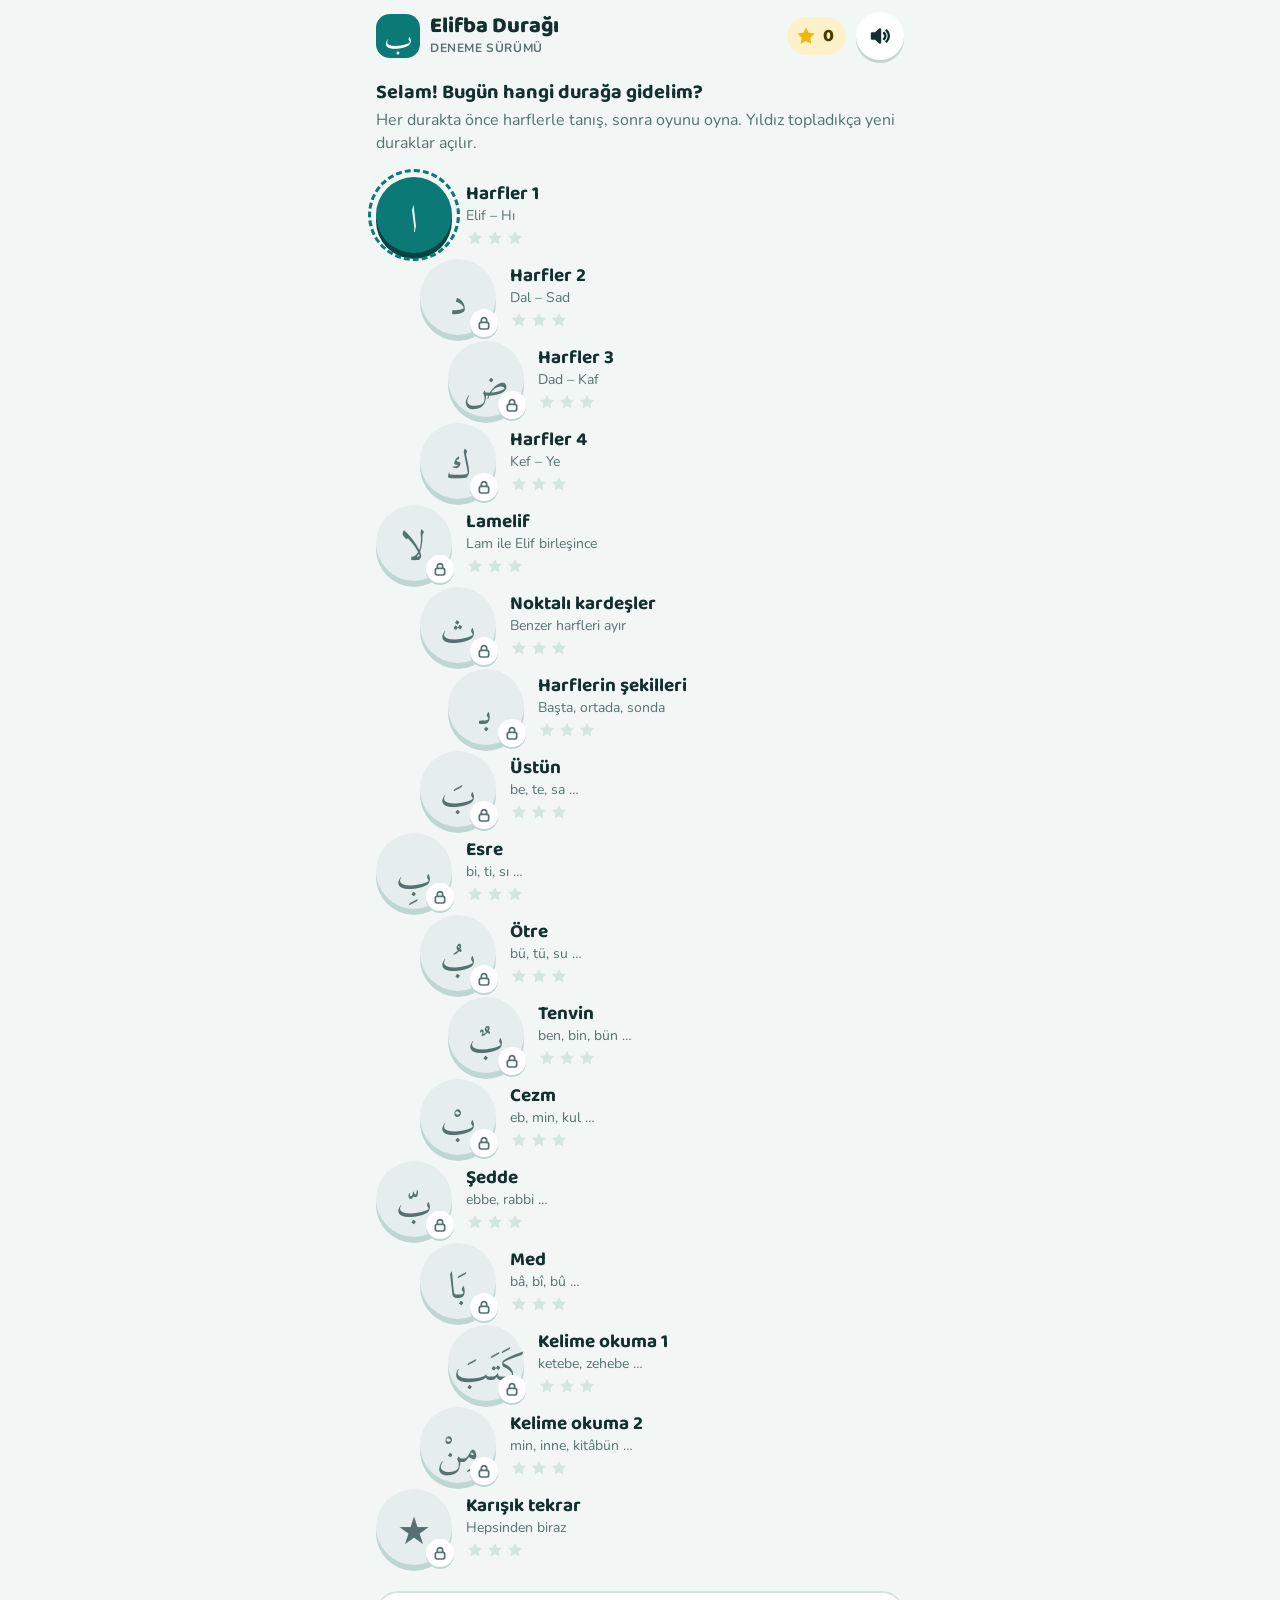
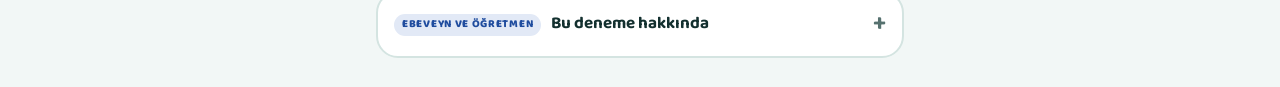
<file: index.html>
<!doctype html>
<html lang="tr">
<head>
<meta charset="utf-8">
<meta name="viewport" content="width=device-width, initial-scale=1, viewport-fit=cover">
<meta name="description" content="Çocuklar için Kur'an okumaya hazırlık: harfler, harekeler, tenvin, cezm, şedde, med ve kelime okuma. İnternetsiz çalışır.">
<meta name="theme-color" content="#0B7A77">
<link rel="manifest" href="manifest.webmanifest">
<link rel="icon" href="icons/icon-192.png" type="image/png">
<link rel="apple-touch-icon" href="icons/apple-touch-icon.png">
<meta name="apple-mobile-web-app-capable" content="yes">
<meta name="mobile-web-app-capable" content="yes">
<meta name="apple-mobile-web-app-title" content="Elifba">
<meta name="robots" content="noindex, nofollow">
<link rel="stylesheet" href="fonts/fonts.css">
<style>:root{padding-top:env(safe-area-inset-top,0px);padding-bottom:env(safe-area-inset-bottom,0px)}body{margin:0}[hidden]{display:none!important}</style>
<title>Elifba Durağı</title>
</head>
<body>
<style>
/* Layout: tek sütun, telefon öncelikli. Ana ekran yukarıdan aşağı inen bir "durak yolu";
   ders ekranı tek büyük çini kart + altında iri cevap düğmeleri. Renkler İznik çinisinden:
   turkuaz zemin, kobalt ikinci renk, mercan kırmızısı yalnızca yanlış cevapta, sarı yıldız. */
:root{
  --bg:#F2F7F6; --surface:#FFFFFF; --ink:#13302F; --muted:#56716F; --line:#D4E4E1;
  --tile:#0B7A77; --tile-ink:#FFFFFF; --tile-soft:#DCEFEC;
  --cobalt:#1F4C9E; --cobalt-soft:#E2E9F6;
  --sun:#F2B705; --sun-ink:#4D3900; --sun-soft:#FDF1C9;
  --good:#1D8A4C; --good-soft:#DDF2E4; --bad:#C2412C; --bad-soft:#FAE3DD;
  --press:#BFD6D2; --locked:#E6EEED;
  --f-ui:"Baloo 2","Nunito",system-ui,sans-serif;
  --f-body:"Nunito",system-ui,-apple-system,"Segoe UI",sans-serif;
  --f-ar:"Scheherazade New","Amiri","Noto Naskh Arabic","Geeza Pro","Traditional Arabic",serif;
  --r:22px;
}
@media (prefers-color-scheme: dark){:root:not([data-theme="light"]){
  --bg:#0D1C1C; --surface:#152A2A; --ink:#E4F1EF; --muted:#9AB4B1; --line:#284341;
  --tile:#2AB0AA; --tile-ink:#04201F; --tile-soft:#163D3B;
  --cobalt:#93B3F2; --cobalt-soft:#1B2B47;
  --sun:#F4C534; --sun-ink:#2B2000; --sun-soft:#3A3113;
  --good:#5FCC8C; --good-soft:#17392A; --bad:#F2896F; --bad-soft:#40241E;
  --press:#0A1616; --locked:#1B302F; color-scheme:dark}}
:root[data-theme="dark"]{
  --bg:#0D1C1C; --surface:#152A2A; --ink:#E4F1EF; --muted:#9AB4B1; --line:#284341;
  --tile:#2AB0AA; --tile-ink:#04201F; --tile-soft:#163D3B;
  --cobalt:#93B3F2; --cobalt-soft:#1B2B47;
  --sun:#F4C534; --sun-ink:#2B2000; --sun-soft:#3A3113;
  --good:#5FCC8C; --good-soft:#17392A; --bad:#F2896F; --bad-soft:#40241E;
  --press:#0A1616; --locked:#1B302F; color-scheme:dark}

*{box-sizing:border-box}
html,body{height:100%}
body{background:var(--bg);color:var(--ink);font-family:var(--f-body);font-size:16px;line-height:1.45;
  -webkit-tap-highlight-color:transparent}
.app{max-width:560px;margin:0 auto;min-height:100%;display:flex;flex-direction:column;
  padding-left:max(16px,env(safe-area-inset-left,0px));padding-right:max(16px,env(safe-area-inset-right,0px));padding-block:0 28px}
button{font:inherit;color:inherit;cursor:pointer}
button:focus-visible,summary:focus-visible{outline:3px solid var(--cobalt);outline-offset:3px}
.ar{font-family:var(--f-ar);direction:rtl;unicode-bidi:isolate;line-height:1.6}

/* header */
.top{position:sticky;top:env(safe-area-inset-top,0px);z-index:5;background:var(--bg);
  display:flex;align-items:center;gap:10px;padding-block:12px}
body::before{content:"";position:fixed;inset:0 0 auto;height:env(safe-area-inset-top,0px);background:var(--bg);z-index:10}
.brand{display:flex;align-items:center;gap:10px;flex:1;min-width:0}
.mark{width:44px;height:44px;border-radius:14px;background:var(--tile);color:var(--tile-ink);display:grid;place-items:center;flex:none}
.mark span{font-family:var(--f-ar);font-size:30px;line-height:1;margin-top:6px}
.brand h1{font-family:var(--f-ui);font-weight:800;font-size:22px;line-height:1;margin:0}
.brand small{display:block;font-weight:700;font-size:12px;letter-spacing:.6px;text-transform:uppercase;color:var(--muted);margin-top:3px}
.pill{display:flex;align-items:center;gap:6px;padding:6px 12px 6px 8px;border-radius:999px;background:var(--sun-soft);color:var(--sun-ink);
  font-family:var(--f-ui);font-weight:800;font-size:18px;font-variant-numeric:tabular-nums}
.pill svg{width:22px;height:22px;color:var(--sun)}
.icon-btn{width:48px;height:48px;border-radius:50%;border:0;background:var(--surface);box-shadow:0 3px 0 var(--press);display:grid;place-items:center;flex:none}
.icon-btn svg{width:24px;height:24px}
.icon-btn:active{transform:translateY(2px);box-shadow:0 1px 0 var(--press)}

/* home: path */
.hello{font-family:var(--f-ui);font-weight:700;font-size:20px;margin:6px 0 2px}
.hello-sub{color:var(--muted);margin:0 0 14px}
.path{list-style:none;margin:0;padding:8px 0 0;display:flex;flex-direction:column;gap:6px;position:relative}
.stop{display:flex;align-items:center;gap:14px;position:relative}
.stop:nth-child(4n+2){padding-left:44px}.stop:nth-child(4n+3){padding-left:72px}.stop:nth-child(4n+4){padding-left:44px}
.node{width:76px;height:76px;flex:none;border-radius:50%;border:0;background:var(--tile);color:var(--tile-ink);
  box-shadow:0 6px 0 color-mix(in srgb,var(--tile) 55%,#000);display:grid;place-items:center;position:relative;transition:transform .12s ease-out}
.node .ar{font-size:38px;line-height:1;margin-top:10px}
.node:active{transform:translateY(4px);box-shadow:0 2px 0 color-mix(in srgb,var(--tile) 55%,#000)}
.stop.locked .node{background:var(--locked);color:var(--muted);box-shadow:0 6px 0 var(--press);cursor:not-allowed}
.stop.done .node{background:var(--cobalt);color:var(--surface);box-shadow:0 6px 0 color-mix(in srgb,var(--cobalt) 55%,#000)}
.stop.next .node::after{content:"";position:absolute;inset:-8px;border-radius:50%;border:3px dashed var(--tile);animation:spin 14s linear infinite}
@keyframes spin{to{transform:rotate(360deg)}}
.lock{position:absolute;right:-2px;bottom:-2px;width:28px;height:28px;border-radius:50%;background:var(--surface);color:var(--muted);display:grid;place-items:center;box-shadow:0 2px 0 var(--press)}
.lock svg{width:16px;height:16px}
.stop-txt{min-width:0}
.stop-txt b{display:block;font-family:var(--f-ui);font-weight:700;font-size:19px;line-height:1.15}
.stop-txt span{display:block;color:var(--muted);font-size:14px}
.stars{display:flex;gap:2px;margin-top:3px}
.stars svg{width:18px;height:18px;color:var(--line)}
.stars svg.on{color:var(--sun)}

.note{margin-top:26px;background:var(--surface);border-radius:var(--r);border:2px solid var(--line)}
.note summary{list-style:none;padding:14px 16px;font-family:var(--f-ui);font-weight:700;font-size:17px;display:flex;align-items:center;gap:10px;cursor:pointer}
.note summary::-webkit-details-marker{display:none}
.note summary::after{content:"+";margin-left:auto;font-size:24px;color:var(--muted)}
.note[open] summary::after{content:"–"}
.note-body{padding:0 16px 16px;color:var(--ink);font-size:15px}
.note-body p{margin:0 0 10px}
.note-body ul{margin:0 0 12px;padding-left:20px}
.note-body li{margin-bottom:6px}
.note-body .ar{font-size:1.35em;line-height:1.5}
.tag{display:inline-block;font-size:11px;font-weight:800;letter-spacing:.7px;text-transform:uppercase;padding:3px 8px;border-radius:999px;background:var(--cobalt-soft);color:var(--cobalt)}
.switch{display:flex;align-items:center;gap:10px;font-weight:700;margin-top:4px}
.switch input{width:22px;height:22px;accent-color:var(--tile)}

/* lesson */
.lhead{display:flex;align-items:center;gap:10px;padding-block:12px}
.lhead .ttl{flex:1;min-width:0}
.lhead .ttl b{display:block;font-family:var(--f-ui);font-weight:800;font-size:20px;line-height:1.1}
.lhead .ttl span{color:var(--muted);font-size:14px;font-weight:700}
.bar{height:14px;border-radius:999px;background:var(--line);overflow:hidden;margin-bottom:14px}
.bar i{display:block;height:100%;background:var(--tile);border-radius:999px;transition:width .3s ease-out}

.tile{position:relative;background:var(--surface);border-radius:28px;padding:18px;border:3px solid var(--tile);
  box-shadow:0 8px 0 color-mix(in srgb,var(--tile) 35%,transparent);text-align:center}
.tile::before{content:"";position:absolute;inset:7px;border-radius:21px;border:2px dotted color-mix(in srgb,var(--tile) 45%,transparent);pointer-events:none}
.glyph{font-family:var(--f-ar);font-size:clamp(120px,40vw,170px);line-height:1.35;color:var(--ink);direction:rtl;margin:0}
.flip-hint{color:var(--muted);font-weight:700;font-size:14px}
.cname{font-family:var(--f-ui);font-weight:800;font-size:40px;line-height:1;margin:2px 0 4px}
.badges{display:flex;justify-content:center;gap:8px;flex-wrap:wrap;margin-bottom:10px}
.badge{font-size:13px;font-weight:800;padding:4px 10px;border-radius:999px;background:var(--tile-soft);color:var(--tile)}
.badge.kalin{background:var(--cobalt-soft);color:var(--cobalt)}
.forms{display:grid;grid-template-columns:repeat(4,minmax(0,1fr));gap:8px;direction:rtl;margin:6px 0 12px}
.forms div{background:var(--tile-soft);border-radius:16px;padding:4px 2px 8px;direction:ltr}
.forms .ar{display:block;font-size:44px;line-height:1.5;color:var(--ink)}
.forms small{font-size:12px;font-weight:800;color:var(--muted)}
.read{font-family:var(--f-ui);font-weight:800;font-size:30px;color:var(--tile)}
.sib{display:flex;justify-content:center;gap:10px;direction:rtl;flex-wrap:wrap}
.sib div{min-width:84px;background:var(--tile-soft);border-radius:18px;padding:2px 10px 10px;direction:ltr}
.sib .ar{display:block;font-size:76px;line-height:1.45}
.sib b{font-family:var(--f-ui);font-size:18px}
.sib small{display:block;color:var(--muted);font-weight:700;font-size:12px}
.pairs{display:flex;flex-direction:column;gap:10px;margin-top:8px}
.sib.pair{flex-wrap:nowrap}
.sib.pair>div{flex:1 1 0;min-width:0}
.sib.pair .ar{font-size:60px;line-height:1.9}
.syl{display:grid;grid-template-columns:repeat(4,minmax(0,1fr));gap:8px;direction:rtl;margin-top:6px}
.syl button{border:0;border-radius:16px;background:var(--tile-soft);padding:0 2px 6px;direction:ltr;box-shadow:0 3px 0 var(--press)}
.syl button:active{transform:translateY(2px);box-shadow:0 1px 0 var(--press)}
.syl .ar{display:block;font-size:42px;line-height:1.55}
.syl small{font-family:var(--f-ui);font-weight:800;font-size:14px;color:var(--tile)}
.intro-mark{font-family:var(--f-ar);font-size:110px;line-height:1.3;color:var(--tile)}
.lead{font-size:18px;font-weight:700;margin:4px 0 8px}

.row{display:flex;gap:10px;margin-top:18px}
.btn{flex:1;min-height:58px;border:0;border-radius:18px;font-family:var(--f-ui);font-weight:800;font-size:19px;padding:8px 14px;
  background:var(--surface);color:var(--ink);box-shadow:0 5px 0 var(--press);display:flex;align-items:center;justify-content:center;gap:8px}
.btn svg{width:22px;height:22px}
.btn.primary{background:var(--tile);color:var(--tile-ink);box-shadow:0 5px 0 color-mix(in srgb,var(--tile) 55%,#000)}
.btn.sun{background:var(--sun);color:var(--sun-ink);box-shadow:0 5px 0 color-mix(in srgb,var(--sun) 60%,#000)}
.btn:active{transform:translateY(3px);box-shadow:0 2px 0 var(--press)}
.btn.primary:active{box-shadow:0 2px 0 color-mix(in srgb,var(--tile) 55%,#000)}
.btn:disabled{opacity:.45;cursor:default;transform:none}
.speak{border:0;background:var(--cobalt-soft);color:var(--cobalt);border-radius:999px;min-height:48px;padding:6px 18px;font-weight:800;font-size:16px;display:inline-flex;align-items:center;gap:8px}
.speak svg{width:22px;height:22px}

/* quiz */
.q-prompt{font-family:var(--f-ui);font-weight:700;font-size:21px;text-align:center;margin:2px 0 10px;text-wrap:balance}
.q-card{min-height:200px;display:flex;flex-direction:column;align-items:center;justify-content:center;gap:4px}
.q-card .glyph{font-size:clamp(92px,28vw,124px);line-height:1.75}
.q-name{font-family:var(--f-ui);font-weight:800;font-size:56px;line-height:1.1}
.opts{display:grid;grid-template-columns:1fr 1fr;gap:12px;margin-top:20px}
.opt{min-height:84px;border:3px solid var(--line);border-radius:22px;background:var(--surface);box-shadow:0 5px 0 var(--press);
  font-family:var(--f-ui);font-weight:800;font-size:28px;padding:4px;display:grid;place-items:center;transition:transform .1s ease-out}
.opt .ar{font-size:62px;line-height:1.35}
.opt:active{transform:translateY(3px);box-shadow:0 2px 0 var(--press)}
.opt.ok{border-color:var(--good);background:var(--good-soft);color:var(--good)}
.opt.no{border-color:var(--bad);background:var(--bad-soft);color:var(--bad);animation:shake .35s}
.opt.ok .ar,.opt.no .ar{color:inherit}
.opt:disabled{cursor:default}
@keyframes shake{25%{transform:translateX(-6px)}50%{transform:translateX(6px)}75%{transform:translateX(-3px)}}
.fb{min-height:34px;text-align:center;font-family:var(--f-ui);font-weight:800;font-size:22px;margin-top:12px}
.fb.ok{color:var(--good)}.fb.no{color:var(--bad)}

/* result */
.result{text-align:center;padding-top:30px}
.big-stars{display:flex;justify-content:center;gap:10px;margin:10px 0 6px}
.big-stars svg{width:72px;height:72px;color:var(--line)}
.big-stars svg.on{color:var(--sun);animation:pop .5s cubic-bezier(.2,1.6,.4,1) both}
.big-stars svg:nth-child(2){animation-delay:.15s;transform:translateY(-14px)}
.big-stars svg:nth-child(3){animation-delay:.3s}
@keyframes pop{from{transform:scale(0)}}
.result h2{font-family:var(--f-ui);font-weight:800;font-size:34px;margin:6px 0 0}
.result p{color:var(--muted);font-size:17px;margin:4px 0 0}

.toast{position:fixed;left:50%;bottom:calc(20px + env(safe-area-inset-bottom,0px));transform:translateX(-50%);width:min(520px,calc(100% - 32px));
  background:var(--ink);color:var(--bg);border-radius:16px;padding:12px 16px;font-weight:700;font-size:15px;z-index:20;box-shadow:0 6px 20px rgba(0,0,0,.25)}
.sr{position:absolute;width:1px;height:1px;overflow:hidden;clip:rect(0 0 0 0);white-space:nowrap}
@media (prefers-reduced-motion:reduce){*,*::before,*::after{animation:none!important;transition:none!important}}
@media (max-width:360px){.stop:nth-child(4n+3){padding-left:52px}.opt .ar{font-size:52px}}
</style>

<div class="app" id="app"></div>
<div class="toast" id="toast" role="status" aria-live="polite" hidden></div>
<div class="sr" id="live" aria-live="polite"></div>

<script>
/* ---------- içerik ---------- */
// c: harf, n: Türkçe adı, k: kalın okunur, j: kendisinden sonra gelen harfe bitişir, t: okunuştaki ünsüz
const LETTERS=[
 ['ا','Elif',0,0,''],['ب','Be',0,1,'b'],['ت','Te',0,1,'t'],['ث','Se',0,1,'s'],['ج','Cim',0,1,'c'],['ح','Ha',1,1,'h'],['خ','Hı',1,1,'h'],
 ['د','Dal',0,0,'d'],['ذ','Zel',0,0,'z'],['ر','Ra',0,0,'r'],['ز','Ze',0,0,'z'],['س','Sin',0,1,'s'],['ش','Şın',0,1,'ş'],['ص','Sad',1,1,'s'],
 ['ض','Dad',1,1,'d'],['ط','Tı',1,1,'t'],['ظ','Zı',1,1,'z'],['ع','Ayn',1,1,'’'],['غ','Ğayn',1,1,'ğ'],['ف','Fe',0,1,'f'],['ق','Kaf',1,1,'k'],
 ['ك','Kef',0,1,'k'],['ل','Lam',0,1,'l'],['م','Mim',0,1,'m'],['ن','Nun',0,1,'n'],['و','Vav',0,0,'v'],['ه','He',0,1,'h'],['ي','Ye',0,1,'y']
].map(([c,n,k,j,t],i)=>({i,c,n,k:!!k,j:!!j,t}));
const HAREKE=[{m:'َ',ad:'Üstün',ince:'e',kalin:'a',yer:'harfin üstüne'},{m:'ِ',ad:'Esre',ince:'i',kalin:'ı',yer:'harfin altına'},{m:'ُ',ad:'Ötre',ince:'ü',kalin:'u',yer:'harfin üstüne'}];
function reading(L,h){ // Türkiye'deki elifba geleneği: ince harf e-i-ü, kalın harf a-ı-u; Ra üstün/ötrede kalın, esrede ince
  const H=HAREKE[h];let v=L.k?H.kalin:H.ince;
  if(L.c==='ر')v=h===1?'i':(h===0?'a':'u');
  return L.t+v;
}
const T='ـ';
function forms(L){return L.j?[L.c,L.c+T,T+L.c+T,T+L.c]:[L.c,L.c,T+L.c,T+L.c]}
const FORM_AD=['Tek','Başta','Ortada','Sonda'];
const SIBS=[['ب','ت','ث'],['ج','ح','خ'],['د','ذ'],['ر','ز'],['س','ش'],['ص','ض'],['ط','ظ'],['ع','غ'],['ف','ق']];
const BYC=Object.fromEntries(LETTERS.map(l=>[l.c,l]));
const dotsOf={'ب':1,'ت':2,'ث':3,'ج':1,'ح':0,'خ':1,'د':0,'ذ':1,'ر':0,'ز':1,'س':0,'ش':3,'ص':0,'ض':1,'ط':0,'ظ':1,'ع':0,'غ':1,'ف':1,'ق':2};
function dotWhere(c){const n=dotsOf[c];if(!n)return 'noktasız';const below={'ب':1,'ج':1};return n+' nokta, '+(below[c]?'altında':(c==='ج'?'ortada':'üstünde'))}

const LESSONS=[
 {id:'h1',t:'Harfler 1',s:'Elif – Hı',type:'letters',set:[0,1,2,3,4,5,6]},
 {id:'h2',t:'Harfler 2',s:'Dal – Sad',type:'letters',set:[7,8,9,10,11,12,13]},
 {id:'h3',t:'Harfler 3',s:'Dad – Kaf',type:'letters',set:[14,15,16,17,18,19,20]},
 {id:'h4',t:'Harfler 4',s:'Kef – Ye',type:'letters',set:[21,22,23,24,25,26,27]},
 {id:'la',t:'Lamelif',s:'Lam ile Elif birleşince',type:'lamelif'},
 {id:'nk',t:'Noktalı kardeşler',s:'Benzer harfleri ayır',type:'dots'},
 {id:'sk',t:'Harflerin şekilleri',s:'Başta, ortada, sonda',type:'forms'},
 {id:'us',t:'Üstün',s:'be, te, sa …',type:'hareke',h:0},
 {id:'es',t:'Esre',s:'bi, ti, sı …',type:'hareke',h:1},
 {id:'ot',t:'Ötre',s:'bü, tü, su …',type:'hareke',h:2},
 {id:'tn',t:'Tenvin',s:'ben, bin, bün …',type:'tenvin'},
 {id:'cz',t:'Cezm',s:'eb, min, kul …',type:'cezm'},
 {id:'sd',t:'Şedde',s:'ebbe, rabbi …',type:'sedde'},
 {id:'md',t:'Med',s:'bâ, bî, bû …',type:'med'},
 {id:'k1',t:'Kelime okuma 1',s:'ketebe, zehebe …',type:'words',set:'K1'},
 {id:'k2',t:'Kelime okuma 2',s:'min, inne, kitâbün …',type:'words',set:'K2'},
 {id:'tk',t:'Karışık tekrar',s:'Hepsinden biraz',type:'review'}
];
const NODE_GLYPH={h1:'ا',h2:'د',h3:'ض',h4:'ك',la:'لا',nk:'ث',sk:'بـ',us:'بَ',es:'بِ',ot:'بُ',tn:'بٌ',cz:'بْ',sd:'بّ',md:'بَا',k1:'كَتَبَ',k2:'مِنْ',tk:'★'};
// Lamelif: Lam ile Elif'in birleşik yazılışı; kendisinden sonraki harfe bitişmez
const LA={c:'لا',n:'Lamelif',t:'l'};
// Cezm (sükûn): harfi sessiz yapar, önceki harekeli harfle birlikte okunur
const CEZM='\u0652';
const CZ_EX=[['ا',0,'ب'],['ا',1,'ب'],['ا',2,'ب'],['م',1,'ن'],['ق',2,'ل'],['ل',0,'م'],['ه',0,'ل'],['ق',0,'د'],['ع',0,'ن']];
// rastgele sorularda cezmli harf yalnızca ince ve kuralı basit harflerden seçilir (kalın harf, Ra, Elif, Vav, Ye, Ayn dışarıda)
const CZ_SAKIN=['ب','ت','ث','ج','د','ذ','ز','س','ش','ف','ك','ل','م','ن','ه'];
const czWord=(a,h,b)=>BYC[a].c+HAREKE[h].m+BYC[b].c+CEZM;
const czRead=(a,h,b)=>reading(BYC[a],h)+BYC[b].t;
// Tenvin: iki üstün, iki esre, iki ötre. Harekenin okunuşuna "n" eklenir (ben, bin, bün; kalın: kan, kın, kun)
const TENVIN=[{m:'\u064B',ad:'İki üstün'},{m:'\u064D',ad:'İki esre'},{m:'\u064C',ad:'İki ötre'}];
const tnWord=(L,h)=>L.c+TENVIN[h].m;
const tnRead=(L,h)=>reading(L,h)+'n';
const TN_BASE=LETTERS.filter(l=>l.c!=='ا');
// Şedde: harf iki kere okunur; önce önceki harfle birlikte sessiz, sonra kendi harekesiyle (ebbe, rabbi)
const SEDDE='\u0651';
const SD_EX=[['ا',0,'ب',0],['ا',0,'ت',0],['ا',0,'م',0],['ا',1,'ن',0],['ر',0,'ب',1],['ث',2,'م',0],['ك',2,'ل',2],['ح',0,'ق',2]];
const sdWord=(a,ha,b,hb)=>BYC[a].c+HAREKE[ha].m+BYC[b].c+HAREKE[hb].m+SEDDE;
const sdRead=(a,ha,b,hb)=>reading(BYC[a],ha)+BYC[b].t+reading(BYC[b],hb);
// rastgele şedde sorularında iki harf de ince ve kuralı basit harflerden seçilir
const SD_ILK=['ا',...CZ_SAKIN];
// Med: üstünden sonra Elif, esreden sonra Ye, ötreden sonra Vav gelince ses uzar (bâ, bî, bû)
const MED=['ا','ي','و'],MED_V=['â','î','û'];
const mdWord=(L,h)=>L.c+HAREKE[h].m+MED[h];
const mdRead=(L,h)=>L.t+MED_V[h];
const MD_BASE=LETTERS.filter(l=>!['ا','و','ي'].includes(l.c));
const GRID9=['ب','ت','ج','د','ر','س','ق','ل','م'];
/* ---------- kelime okuma ----------
   Kelimeler Arapça yazılışlarıyla verilir; okunuş kurallarla hesaplanır:
   harekeli harf yeni hece açar, cezmli harf önceki heceye eklenir, şeddeli harf önceki heceye eklenip
   kendi harekesiyle yeni hece açar, tenvin "n" ekler, harekesiz Elif/Ye/Vav önceki sesi uzatır (med).
   Yalnızca bütün harfleri ince olan kelimeler kullanılır: kalın ve ince harfin karıştığı kelimelerde
   Türkçe okunuşta sesler kalınlaşabildiği için (خَلَقَ “halaka”, ama قَلَمٌ “kalem”) bunlar hoca kontrolüyle eklenmeli. */
const MK={'\u064E':['h',0],'\u0650':['h',1],'\u064F':['h',2],'\u0652':['o'],'\u0651':['s'],'\u064B':['n',0],'\u064D':['n',1],'\u064C':['n',2]};
function parseW(w){const ts=[];for(const ch of w){if(ch===' '){ts.push({c:' '});continue}const m=MK[ch];
  if(!m){if(!BYC[ch])throw new Error('bilinmeyen harf '+ch);ts.push({c:ch,h:null,o:false,s:false,n:false});continue}
  const t=ts[ts.length-1];if(m[0]==='h')t.h=m[1];else if(m[0]==='o')t.o=true;else if(m[0]==='s')t.s=true;else{t.h=m[1];t.n=true}}
  return ts}
// Unicode standart sırası: önce hareke/tenvin, sonra şedde
function arW(ts){return ts.map(t=>t.c===' '?' ':t.c+(t.o?'\u0652':t.h==null?'':t.n?TENVIN[t.h].m:HAREKE[t.h].m)+(t.s?'\u0651':'')).join('')}
function sylW(ts){const out=[];let cur=[],prev=null;
  for(const t of ts){
    if(t.c===' '){if(cur.length)out.push(cur);cur=[];prev=null;continue}
    const L=BYC[t.c];
    if(t.h==null&&!t.o){ // med harfi
      if(prev==null||MED[prev]!==t.c||!cur.length)throw new Error('geçersiz med: '+arW(ts));
      cur[cur.length-1]=cur[cur.length-1].replace(/[aeıiuü]$/,MED_V[prev]);prev=null;continue}
    if(t.o){if(!cur.length)throw new Error('cezmle başlayan kelime');cur[cur.length-1]+=L.t;prev=null;continue}
    if(t.s&&cur.length)cur[cur.length-1]+=L.t;
    cur.push(reading(L,t.h)+(t.n?'n':''));prev=t.n?null:t.h}
  if(cur.length)out.push(cur);return out}
const readW=ts=>sylW(ts).map(w=>w.join('')).join(' ');
const hecW=ts=>sylW(ts).map(w=>w.join(' · ')).join('\u2003\u2003'); // kelime arası: daralmayan geniş boşluk
const WORDS={
  K1:['كَتَبَ','ذَهَبَ','جَلَسَ','لَبِسَ','شَهِدَ','كَسَبَ','سَكَنَ','نَزَلَ','مَلَكَ','كُتِبَ','وَجَدَ','هُوَ','هِيَ','لَهُ'],
  K2:['مِنْ','هَلْ','لَمْ','كَمْ','اِنَّ','ثُمَّ','كُلٌّ','وَلَدٌ','جَبَلٌ','كِتَابٌ','دِينٌ','بَابٌ','مَالٌ','فِيهِ','لَكُمْ','مِنْكُمْ']};
const AYET='لَمْ يَلِدْ وَلَمْ يُولَدْ';
// yanlış şıklar için kelimenin "hatalı okunmuş" biçimleri: harekeyi değiştir, şeddeyi/cezmi/tenvini/meddi unut
function mutW(ts){const out=[];const cl=()=>ts.map(t=>Object.assign({},t));
  ts.forEach((t,i)=>{if(t.c===' ')return;const nx=ts[i+1];const medNext=nx&&nx.c!==' '&&nx.h==null&&!nx.o;
    if(t.h!=null&&!medNext)[0,1,2].filter(h=>h!==t.h).forEach(h=>{const v=cl();v[i].h=h;out.push(v)});
    if(t.s){const v=cl();v[i].s=false;out.push(v)}
    if(t.o){const v=cl();v[i].o=false;v[i].h=0;out.push(v)}
    if(t.n){const v=cl();v[i].n=false;out.push(v)}
    if(t.h==null&&!t.o){const v=cl();v.splice(i,1);out.push(v)}});
  return out}
const wSize=w=>{const n=[...w].filter(ch=>BYC[ch]).length;return n<=3?'clamp(84px,26vw,110px)':n<=5?'clamp(64px,19vw,84px)':'clamp(38px,11vw,52px)'};

/* ---------- durum ---------- */
const KEY='elifba-duragi-deneme-v1';
let S={stars:{},sound:true,all:false};
try{const s=JSON.parse(localStorage.getItem(KEY)||'null');if(s&&typeof s==='object')S=Object.assign(S,s)}catch(e){}
function save(){try{localStorage.setItem(KEY,JSON.stringify(S))}catch(e){}}
const unlocked=i=>S.all||i===0||(S.stars[LESSONS[i-1].id]||0)>0||(S.stars[LESSONS[i].id]||0)>0;
const totalStars=()=>Object.values(S.stars).reduce((a,b)=>a+(b||0),0);

/* ---------- ses ---------- */
let voices=[];
function loadVoices(){try{voices=window.speechSynthesis?speechSynthesis.getVoices():[]}catch(e){voices=[]}}
if(window.speechSynthesis){loadVoices();try{speechSynthesis.onvoiceschanged=loadVoices}catch(e){}}
const voiceFor=l=>voices.find(v=>(v.lang||'').toLowerCase().startsWith(l));
function say(text,lang,quiet){
  if(!S.sound)return false;
  const v=voiceFor(lang);
  if(!v||!window.speechSynthesis){if(!quiet)toast(lang==='ar'?'Bu cihazda Arapça ses yok. Gerçek ses kayıtları eklendiğinde burada dinlenecek.':'Bu cihazda Türkçe ses yok.');return false}
  try{speechSynthesis.cancel();const u=new SpeechSynthesisUtterance(text);u.voice=v;u.lang=v.lang;u.rate=lang==='ar'?.65:.9;speechSynthesis.speak(u)}catch(e){return false}
  return true;
}
let AC=null;
function sfx(ok){
  if(!S.sound)return;
  try{AC=AC||new (window.AudioContext||window.webkitAudioContext)();const t=AC.currentTime;
    (ok?[[660,0],[880,.11]]:[[220,0]]).forEach(([f,d])=>{const o=AC.createOscillator(),g=AC.createGain();o.type=ok?'sine':'triangle';o.frequency.value=f;
      g.gain.setValueAtTime(.0001,t+d);g.gain.exponentialRampToValueAtTime(.18,t+d+.02);g.gain.exponentialRampToValueAtTime(.0001,t+d+(ok?.22:.3));
      o.connect(g).connect(AC.destination);o.start(t+d);o.stop(t+d+.35)})}catch(e){}
}

/* ---------- yardımcılar ---------- */
const $=s=>document.querySelector(s);
const app=$('#app');
const shuffle=a=>{a=a.slice();for(let i=a.length-1;i>0;i--){const j=Math.random()*(i+1)|0;[a[i],a[j]]=[a[j],a[i]]}return a};
const pick=(a,n)=>shuffle(a).slice(0,n);
let toastT;
function toast(m){const t=$('#toast');t.textContent=m;t.hidden=false;clearTimeout(toastT);toastT=setTimeout(()=>t.hidden=true,3200)}
const live=m=>{$('#live').textContent=m};
const I={
 star:'<svg viewBox="0 0 24 24" fill="currentColor" aria-hidden="true"><path d="M12 2.6l2.9 5.9 6.5.9-4.7 4.6 1.1 6.5L12 17.4l-5.8 3.1 1.1-6.5L2.6 9.4l6.5-.9z"/></svg>',
 back:'<svg viewBox="0 0 24 24" fill="none" stroke="currentColor" stroke-width="2.6" stroke-linecap="round" stroke-linejoin="round" aria-hidden="true"><path d="M15 5l-7 7 7 7"/></svg>',
 lock:'<svg viewBox="0 0 24 24" fill="none" stroke="currentColor" stroke-width="2.6" stroke-linecap="round" aria-hidden="true"><rect x="5" y="11" width="14" height="10" rx="2.5"/><path d="M8 11V8a4 4 0 018 0v3"/></svg>',
 spk:'<svg viewBox="0 0 24 24" fill="none" stroke="currentColor" stroke-width="2.4" stroke-linecap="round" stroke-linejoin="round" aria-hidden="true"><path d="M4 9.5h3.5L12 5.5v13l-4.5-4H4z" fill="currentColor"/><path d="M16 9a4 4 0 010 6M18.5 6.5a7.5 7.5 0 010 11"/></svg>',
 mute:'<svg viewBox="0 0 24 24" fill="none" stroke="currentColor" stroke-width="2.4" stroke-linecap="round" stroke-linejoin="round" aria-hidden="true"><path d="M4 9.5h3.5L12 5.5v13l-4.5-4H4z" fill="currentColor"/><path d="M16.5 9.5l5 5M21.5 9.5l-5 5"/></svg>',
 next:'<svg viewBox="0 0 24 24" fill="none" stroke="currentColor" stroke-width="2.6" stroke-linecap="round" stroke-linejoin="round" aria-hidden="true"><path d="M9 5l7 7-7 7"/></svg>'
};
const starRow=(n,cls='stars')=>`<div class="${cls}" aria-label="${n} yıldız">${[0,1,2].map(i=>I.star.replace('<svg','<svg class="'+(i<n?'on':'')+'"')).join('')}</div>`;
const soundBtn=()=>`<button class="icon-btn" data-act="sound" aria-label="${S.sound?'Sesi kapat':'Sesi aç'}">${S.sound?I.spk:I.mute}</button>`;

/* ---------- ana ekran ---------- */
function home(){
  const nextIdx=LESSONS.findIndex((l,i)=>unlocked(i)&&!S.stars[l.id]);
  app.innerHTML=`
  <header class="top">
    <div class="brand"><div class="mark" aria-hidden="true"><span>ب</span></div><div><h1>Elifba Durağı</h1><small>Deneme sürümü</small></div></div>
    <div class="pill" aria-label="Toplam ${totalStars()} yıldız">${I.star}${totalStars()}</div>
    ${soundBtn()}
  </header>
  <p class="hello">Selam! Bugün hangi durağa gidelim?</p>
  <p class="hello-sub">Her durakta önce harflerle tanış, sonra oyunu oyna. Yıldız topladıkça yeni duraklar açılır.</p>
  <ol class="path">
  ${LESSONS.map((l,i)=>{const st=S.stars[l.id]||0,open=unlocked(i);
    return `<li class="stop ${open?'':'locked'} ${st?'done':''} ${i===nextIdx?'next':''}">
      <button class="node" data-act="open" data-i="${i}" ${open?'':'aria-disabled="true"'} aria-label="${i+1}. durak: ${l.t}${open?'':' (kilitli)'}">
        <span class="ar" lang="ar">${NODE_GLYPH[l.id]}</span>${open?'':`<span class="lock">${I.lock}</span>`}</button>
      <div class="stop-txt"><b>${l.t}</b><span>${l.s}</span>${starRow(st)}</div></li>`}).join('')}
  </ol>
  <details class="note">
    <summary><span class="tag">Ebeveyn ve öğretmen</span> Bu deneme hakkında</summary>
    <div class="note-body">
      <p>Bu sürüm, Kur'an okumaya hazırlık için çocuklara yönelik bir uygulamanın nasıl görüneceğini denemek için yapıldı.</p>
      <ul>
        <li><b>Sesler geçici.</b> Hece sesleri cihazın Arapça konuşma motoruyla, harf adları Türkçe motorla okunuyor. Konuşma motoru heceleri Arapça söyler (örneğin <span class="ar" lang="ar">بَ</span> için “ba”); ekrandaki okunuş Türkiye'deki elifba geleneğini izler (“be”). Gerçek uygulamada mahreci doğru, kayıtlı ses kullanılmalı.</li>
        <li><b>Okunuşlar</b> Türkiye'deki elifba geleneğine göre yazıldı: ince harfler e‑i‑ü, kalın harfler (<span class="ar" lang="ar">ح خ ص ض ط ظ ع غ ق</span>) a‑ı‑u ile okunur; Ra üstün ve ötrede kalın, esrede ince.</li>
        <li><b>İçerik bir hoca tarafından kontrol edilmedi.</b> Yayından önce harf adları, okunuşlar ve hareke yerleşimi ehil biri tarafından gözden geçirilmeli.</li>
        <li><b>Lamelif</b> dersinde üstünlü Lam'dan sonra gelen Elif'in sesi uzattığı (<span class="ar" lang="ar">لَا</span> “lâ”) da gösterilir. <b>Cezm</b> dersinde cezmli harf yalnızca ince harflerden seçilir; kalın harf, Ra ve uzatma harfleri (Elif, Vav, Ye) cezmli sorulmaz, çünkü okunuşları ayrı kurallar ister.</li>
        <li><b>Tenvin</b> harf üzerinde tek başına gösterilir (<span class="ar" lang="ar">بً</span> “ben”). Kelimelerde iki üstünün çoğunlukla sonuna yazılan bir Elif ile geldiği (<span class="ar" lang="ar">بًا</span>) sonraki aşamaya bırakıldı.</li>
        <li><b>Şedde</b> rastgele sorularında iki harf de ince harflerden seçilir. <b>Med</b> harfleri (Elif, Ye, Vav) elifba kitaplarındaki gibi cezmsiz yazıldı; uzun okunuş â, î, û ile gösterilir.</li>
        <li><b>Kelime okuma</b> derslerinde yalnızca bütün harfleri ince olan kelimeler var. Kalın ve ince harfin karıştığı kelimelerde Türkçe okunuşta sesler kalınlaşabildiği için (<span class="ar" lang="ar">خَلَقَ</span> “halaka”, ama <span class="ar" lang="ar">قَلَمٌ</span> “kalem”) bunlar hoca kontrolüyle eklenmeli. Okunuşlar elle yazılmadı; kelimenin yazılışından kurallarla hesaplanıyor.</li>
        <li>Son kelime kartı İhlâs suresinden bir parça: <span class="ar" lang="ar">لَمْ يَلِدْ وَلَمْ يُولَدْ</span>.</li>
        <li>Henüz yok: Lafzatullah (<span class="ar" lang="ar">اللّٰه</span>) ve “el” takısının okunuşu, iki üstünün Elif'le yazılışı (<span class="ar" lang="ar">بًا</span>), lin harfleri (<span class="ar" lang="ar">يَوْمٌ</span> “yevm”), vakf (durak) kuralları, tecvid.</li>
        <li>İlerleme yalnızca bu tarayıcıda saklanır.</li>
      </ul>
      <label class="switch"><input type="checkbox" id="all" ${S.all?'checked':''}> Bütün durakları aç (deneme için)</label>
      <div class="row" id="resetrow" style="margin-top:14px"><button class="btn" data-act="reset1">İlerlemeyi sıfırla</button></div>
    </div>
  </details>`;
}

/* ---------- ders ---------- */
let D=null; // {li, phase:'cards'|'quiz'|'result', cards, ci, flipped, qs, qi, mistakes, answered}
function openLesson(i){
  const L=LESSONS[i];
  D={li:i,phase:'cards',cards:buildCards(L),ci:0,flipped:false};
  lesson();
}
function buildCards(L){
  if(L.type==='letters')return L.set.map(i=>({k:'letter',l:LETTERS[i]}));
  if(L.type==='dots')return SIBS.map(g=>({k:'sib',g}));
  if(L.type==='lamelif')return [{k:'laintro'},{k:'laforms'},{k:'lasyl'}];
  if(L.type==='words'){const ws=WORDS[L.set];return [{k:'wintro',set:L.set},...(L.set==='K1'?ws.slice(0,8):ws.filter((w,i)=>i%2===0)).map(w=>({k:'word',w})),...(L.set==='K2'?[{k:'ayet'}]:[])]}
  if(L.type==='review')return [{k:'rintro'}];
  if(L.type==='tenvin')return [{k:'tnintro'},{k:'tn',h:0},{k:'tn',h:1},{k:'tn',h:2},{k:'tngrid'}];
  if(L.type==='sedde')return [{k:'sdintro'},...SD_EX.map(w=>({k:'sdw',w})),{k:'sdgrid'}];
  if(L.type==='med')return [{k:'mdintro'},{k:'md',h:0},{k:'md',h:1},{k:'md',h:2},{k:'mdgrid'}];
  if(L.type==='cezm')return [{k:'czintro'},...CZ_EX.map(w=>({k:'czw',w})),{k:'czgrid'}];
  if(L.type==='forms')return ['ب','ج','س','ع','ه','ك','ل','د'].map(c=>({k:'forms',l:BYC[c]}));
  const h=L.h;
  return [{k:'hintro',h},...['ب','ت','ر','ص','ق','ل','م'].map(c=>({k:'syl',l:BYC[c],h})),{k:'sylgrid',h}];
}
function cardHTML(c){
  if(c.k==='letter'){const l=c.l;
    if(!D.flipped)return `<button class="tile" data-act="flip" style="width:100%;border-style:solid" aria-label="${l.n} harfi. Çevirmek için dokun">
      <p class="glyph" lang="ar">${l.c}</p><span class="flip-hint">Dokun, adını öğren</span></button>`;
    const f=forms(l);
    return `<div class="tile"><p class="glyph" lang="ar" style="font-size:clamp(90px,28vw,120px)">${l.c}</p>
      <p class="cname">${l.n}</p>
      <div class="badges">${l.c==='ر'?'<span class="badge kalin">Üstün ve ötrede kalın</span><span class="badge">Esrede ince</span>':l.k?'<span class="badge kalin">Kalın okunur</span>':'<span class="badge">İnce okunur</span>'}${l.j?'':'<span class="badge">Sonraki harfe bitişmez</span>'}</div>
      <div class="forms" aria-label="Harfin şekilleri">${f.map((g,i)=>`<div><span class="ar" lang="ar">${g}</span><small>${FORM_AD[i]}</small></div>`).join('')}</div>
      <button class="speak" data-act="say" data-t="${l.n}" data-l="tr">${I.spk} Adını dinle</button></div>`}
  if(c.k==='sib')return `<div class="tile"><p class="lead">Şekilleri aynı, noktaları farklı!</p>
      <div class="sib">${c.g.map(ch=>`<div><span class="ar" lang="ar">${ch}</span><b>${BYC[ch].n}</b><small>${dotWhere(ch)}</small></div>`).join('')}</div>
      <p class="flip-hint" style="margin-top:12px">Noktaları say, yerine bak.</p></div>`;
  if(c.k==='forms'){const f=forms(c.l);
    return `<div class="tile"><p class="cname" style="margin-top:6px">${c.l.n}</p>
      <p class="flip-hint">Kelimenin neresinde olduğuna göre şekli değişir.</p>
      <div class="forms" style="margin-top:10px">${f.map((g,i)=>`<div><span class="ar" lang="ar" style="font-size:54px">${g}</span><small>${FORM_AD[i]}</small></div>`).join('')}</div>
      ${c.l.j?'':'<p class="flip-hint">'+c.l.n+' kendisinden sonraki harfe bitişmez.</p>'}</div>`}
  if(c.k==='hintro'){const H=HAREKE[c.h];
    return `<div class="tile"><div class="intro-mark" lang="ar" dir="rtl">${T+T+H.m+T+T}</div>
      <p class="cname">${H.ad}</p>
      <p class="lead">${H.ad} ${H.yer} konur.<br>Harfi “${H.ince}” ya da kalın harflerde “${H.kalin}” sesiyle okuruz.</p>
      <div class="sib" style="margin-top:6px">${['ب','ق'].map(ch=>`<div><span class="ar" lang="ar">${ch+H.m}</span><b>${reading(BYC[ch],c.h)}</b><small>${BYC[ch].k?'kalın':'ince'}</small></div>`).join('')}</div></div>`}
  if(c.k==='syl'){const s=c.l.c+HAREKE[c.h].m;
    return `<div class="tile"><p class="glyph" lang="ar">${s}</p><p class="read">${reading(c.l,c.h)}</p>
      <p class="flip-hint">${c.l.n} + ${HAREKE[c.h].ad}${c.l.k?' · kalın harf':''}</p>
      <button class="speak" data-act="say" data-t="${s}" data-l="ar">${I.spk} Dinle</button></div>`}
  if(c.k==='laintro')return `<div class="tile"><p class="lead">Lam ile Elif yan yana gelince birleşir.</p>
      <div class="sib">${[BYC['ل'],BYC['ا']].map(l=>`<div><span class="ar" lang="ar">${l.c}</span><b>${l.n}</b></div>`).join('<div style="min-width:0;background:none;align-self:center"><b style="font-size:34px">+</b></div>')}</div>
      <p class="glyph" lang="ar" style="font-size:clamp(100px,30vw,130px)">${LA.c}</p><p class="cname">Lamelif</p>
      <button class="speak" data-act="say" data-t="Lamelif" data-l="tr">${I.spk} Adını dinle</button></div>`;
  if(c.k==='laforms')return `<div class="tile"><p class="cname" style="margin-top:6px">Lamelif</p>
      <p class="flip-hint">İki şekli var. Kendisinden sonraki harfe bitişmez.</p>
      <div class="forms" style="grid-template-columns:repeat(2,minmax(0,1fr));margin-top:10px">${[[LA.c,'Tek'],[T+LA.c,'Sonda']].map(([g,a])=>`<div><span class="ar" lang="ar" style="font-size:64px">${g}</span><small>${a}</small></div>`).join('')}</div></div>`;
  if(c.k==='lasyl')return `<div class="tile"><p class="lead">Üstünlü Lam'dan sonra gelen Elif sesi uzatır.</p>
      <div class="sib">${[['ل'+HAREKE[0].m,'le','kısa'],['ل'+HAREKE[0].m+'ا','lâ','uzun']].map(([s,r,k])=>`<div><span class="ar" lang="ar">${s}</span><b>${r}</b><small>${k}</small><button class="speak" data-act="say" data-t="${s}" data-l="ar" aria-label="${r} dinle" style="margin-top:6px;min-height:44px;padding:4px 12px">${I.spk}</button></div>`).join('')}</div></div>`;
  if(c.k==='wintro')return `<div class="tile"><p class="cname" style="margin-top:6px">${c.set==='K1'?'Hadi kelime okuyalım!':'Hepsi bir arada'}</p>
      <p class="lead">${c.set==='K1'?'Her harekeli harf bir hecedir. Heceleri sırayla, sağdan sola birleştir.':'Cezm, şedde, tenvin ve med artık kelimelerin içinde. Öğrendiğin kuralları hatırla!'}</p>
      ${(()=>{const ts=parseW(c.set==='K1'?'كَتَبَ':'كِتَابٌ');return `<p class="glyph" lang="ar" style="font-size:clamp(84px,26vw,110px)">${arW(ts)}</p><p class="read">${hecW(ts)}</p>`})()}</div>`;
  if(c.k==='word'){const ts=parseW(c.w),w=arW(ts);
    return `<div class="tile"><p class="glyph" lang="ar" style="font-size:${wSize(w)}">${w}</p><p class="read">${readW(ts)}</p>
      <p class="flip-hint">${hecW(ts)}</p>
      <button class="speak" data-act="say" data-t="${w}" data-l="ar">${I.spk} Dinle</button></div>`}
  if(c.k==='ayet'){const ts=parseW(AYET),w=arW(ts);
    return `<div class="tile"><p class="lead">Kur'an'dan ilk okuman! İhlâs suresinden bir parça:</p>
      <p class="glyph" lang="ar" style="font-size:clamp(40px,11.5vw,56px);line-height:2">${w}</p><p class="read" style="font-size:26px">${readW(ts)}</p>
      <p class="flip-hint">${hecW(ts)}</p>
      <button class="speak" data-act="say" data-t="${w}" data-l="ar">${I.spk} Dinle</button></div>`}
  if(c.k==='rintro')return `<div class="tile"><p class="glyph" style="font-family:var(--f-ui);font-size:96px;line-height:1.2;color:var(--sun)" aria-hidden="true">★</p>
      <p class="cname">Büyük tekrar</p>
      <p class="lead">Harfler, şekiller, harekeler, tenvin, cezm, şedde, med ve kelimeler. Hepsinden birer soru!</p></div>`;
  if(c.k==='tnintro')return `<div class="tile"><p class="cname" style="margin-top:6px">Tenvin</p>
      <p class="lead">Harekeler ikişer yazılırsa harfi okurken sonuna “n” sesi ekleriz.</p>
      <div class="sib">${TENVIN.map((t,h)=>`<div><span class="ar" lang="ar">${tnWord(BYC['ب'],h)}</span><b>${tnRead(BYC['ب'],h)}</b><small>${t.ad}</small></div>`).join('')}</div></div>`;
  if(c.k==='tn'){const t=TENVIN[c.h];
    return `<div class="tile"><p class="cname" style="margin-top:6px">${t.ad}</p>
      <p class="flip-hint">${HAREKE[c.h].ad} gibi okunur, sonuna “n” eklenir.</p>
      <div class="pairs">${['ب','ق'].map(ch=>{const L=BYC[ch],w=tnWord(L,c.h);return `<div class="sib pair"><div><span class="ar" lang="ar">${L.c+HAREKE[c.h].m}</span><b>${reading(L,c.h)}</b><small>tek</small></div><div><span class="ar" lang="ar">${w}</span><b>${tnRead(L,c.h)}</b><small>tenvin</small><button class="speak" data-act="say" data-t="${w}" data-l="ar" aria-label="${tnRead(L,c.h)} dinle" style="margin-top:6px;min-height:44px;padding:4px 12px">${I.spk}</button></div></div>`}).join('')}</div></div>`}
  if(c.k==='tngrid')return `<div class="tile"><p class="lead">Hepsi bir arada! Dokun, dinle.</p>
      <div class="syl" style="grid-template-columns:repeat(3,minmax(0,1fr))">${GRID9.map(ch=>[0,1,2].map(h=>{const L=BYC[ch],w=tnWord(L,h),r=tnRead(L,h);return `<button data-act="say" data-t="${w}" data-l="ar" aria-label="${r}"><span class="ar" lang="ar">${w}</span><small>${r}</small></button>`}).join('')).join('')}</div></div>`;
  if(c.k==='sdintro')return `<div class="tile"><div class="intro-mark" lang="ar" dir="rtl">${T+T+SEDDE+T+T}</div>
      <p class="cname">Şedde</p>
      <p class="lead">Şedde harfin üstüne konur ve o harfi iki kere okutur:<br>önce önündeki harfle birlikte sessiz, sonra kendi harekesiyle.</p>
      <div class="sib" style="margin-top:6px"><div><span class="ar" lang="ar">${sdWord('ا',0,'ب',0)}</span><b>${sdRead('ا',0,'ب',0)}</b><small>eb + be</small></div></div></div>`;
  if(c.k==='sdw'){const w=sdWord(...c.w),[a,ha,b,hb]=c.w;
    return `<div class="tile"><p class="glyph" lang="ar" style="font-size:clamp(96px,30vw,130px)">${w}</p><p class="read">${sdRead(...c.w)}</p>
      <p class="flip-hint">${czRead(a,ha,b)} + ${reading(BYC[b],hb)}</p>
      <button class="speak" data-act="say" data-t="${w}" data-l="ar">${I.spk} Dinle</button></div>`}
  if(c.k==='sdgrid')return `<div class="tile"><p class="lead">Hepsi bir arada! Dokun, dinle.</p>
      <div class="syl" style="grid-template-columns:repeat(2,minmax(0,1fr))">${SD_EX.map(x=>{const w=sdWord(...x),r=sdRead(...x);return `<button data-act="say" data-t="${w}" data-l="ar" aria-label="${r}"><span class="ar" lang="ar">${w}</span><small>${r}</small></button>`}).join('')}</div></div>`;
  if(c.k==='mdintro')return `<div class="tile"><p class="cname" style="margin-top:6px">Med</p>
      <p class="lead">Med, sesi uzatmak demek. Üstünden sonra Elif, esreden sonra Ye, ötreden sonra Vav gelirse sesi uzatırız.</p>
      <div class="sib">${[0,1,2].map(h=>`<div><span class="ar" lang="ar">${mdWord(BYC['ب'],h)}</span><b>${mdRead(BYC['ب'],h)}</b><small>${HAREKE[h].ad} + ${BYC[MED[h]].n}</small></div>`).join('')}</div></div>`;
  if(c.k==='md'){const H=HAREKE[c.h];
    return `<div class="tile"><p class="cname" style="margin-top:6px">${H.ad} + ${BYC[MED[c.h]].n}</p>
      <p class="flip-hint">Kısa okunanla uzun okunanı karşılaştır.</p>
      <div class="pairs">${['ب','ق'].map(ch=>{const L=BYC[ch],w=mdWord(L,c.h);return `<div class="sib pair"><div><span class="ar" lang="ar">${L.c+H.m}</span><b>${reading(L,c.h)}</b><small>kısa</small></div><div><span class="ar" lang="ar">${w}</span><b>${mdRead(L,c.h)}</b><small>uzun</small><button class="speak" data-act="say" data-t="${w}" data-l="ar" aria-label="${mdRead(L,c.h)} dinle" style="margin-top:6px;min-height:44px;padding:4px 12px">${I.spk}</button></div></div>`}).join('')}</div></div>`}
  if(c.k==='mdgrid')return `<div class="tile"><p class="lead">Hepsi bir arada! Dokun, dinle.</p>
      <div class="syl" style="grid-template-columns:repeat(3,minmax(0,1fr))">${GRID9.map(ch=>[0,1,2].map(h=>{const L=BYC[ch],w=mdWord(L,h),r=mdRead(L,h);return `<button data-act="say" data-t="${w}" data-l="ar" aria-label="${r}"><span class="ar" lang="ar">${w}</span><small>${r}</small></button>`}).join('')).join('')}</div></div>`;
  if(c.k==='czintro')return `<div class="tile"><div class="intro-mark" lang="ar" dir="rtl">${T+T+CEZM+T+T}</div>
      <p class="cname">Cezm</p>
      <p class="lead">Cezm harfin üstüne konur ve harfi sessiz yapar.<br>Cezmli harf, önündeki harekeli harfle birlikte okunur.</p>
      <div class="sib" style="margin-top:6px">${[['ا',0,'ب'],['م',1,'ن']].map(([a,h,b])=>`<div><span class="ar" lang="ar">${czWord(a,h,b)}</span><b>${czRead(a,h,b)}</b></div>`).join('')}</div></div>`;
  if(c.k==='czw'){const [a,h,b]=c.w,w=czWord(a,h,b);
    return `<div class="tile"><p class="glyph" lang="ar" style="font-size:clamp(100px,32vw,140px)">${w}</p><p class="read">${czRead(a,h,b)}</p>
      <p class="flip-hint">${BYC[a].n} + ${HAREKE[h].ad} · ${BYC[b].n} + Cezm</p>
      <button class="speak" data-act="say" data-t="${w}" data-l="ar">${I.spk} Dinle</button></div>`}
  if(c.k==='czgrid')return `<div class="tile"><p class="lead">Hepsi bir arada! Dokun, dinle.</p>
      <div class="syl" style="grid-template-columns:repeat(3,minmax(0,1fr))">${CZ_EX.map(([a,h,b])=>{const w=czWord(a,h,b),r=czRead(a,h,b);return `<button data-act="say" data-t="${w}" data-l="ar" aria-label="${r}"><span class="ar" lang="ar">${w}</span><small>${r}</small></button>`}).join('')}</div></div>`;
  if(c.k==='sylgrid')return `<div class="tile"><p class="lead">Hepsi bir arada! Dokun, dinle.</p>
      <div class="syl">${LETTERS.map(l=>{const s=l.c+HAREKE[c.h].m;return `<button data-act="say" data-t="${s}" data-l="ar" aria-label="${reading(l,c.h)}"><span class="ar" lang="ar">${s}</span><small>${reading(l,c.h)}</small></button>`}).join('')}</div></div>`;
}
function lesson(){
  const L=LESSONS[D.li];
  if(D.phase==='result')return result();
  const head=`<header class="lhead"><button class="icon-btn" data-act="home" aria-label="Yola dön">${I.back}</button>
    <div class="ttl"><b>${L.t}</b><span>${D.phase==='cards'?'Tanış':'Oyna'}</span></div>${soundBtn()}</header>`;
  if(D.phase==='cards'){
    const n=D.cards.length,last=D.ci===n-1;
    app.innerHTML=head+`<div class="bar" aria-hidden="true"><i style="width:${(D.ci+1)/n*100}%"></i></div>
      ${cardHTML(D.cards[D.ci])}
      <div class="row">
        <button class="btn" data-act="prev" ${D.ci?'':'disabled'} aria-label="Önceki">${I.back}</button>
        ${last?`<button class="btn sun" data-act="play" style="flex:3">Oyuna geç ${I.next}</button>`:`<button class="btn primary" data-act="nextc" style="flex:3">Sonraki ${I.next}</button>`}
      </div>
      ${last?'':`<div class="row" style="margin-top:12px"><button class="btn" data-act="play">Kartları atla, oyna</button></div>`}`;
    return;
  }
  const q=D.qs[D.qi];
  app.innerHTML=head+`<div class="bar" aria-hidden="true"><i style="width:${D.done/D.goal*100}%"></i></div>
    <p class="q-prompt">${q.prompt}</p>
    <div class="tile q-card">${q.show}</div>
    <div class="opts">${q.opts.map((o,i)=>`<button class="opt" data-act="ans" data-i="${i}" aria-label="${o.label}">${o.html}</button>`).join('')}</div>
    <div class="fb" id="fb"></div>`;
  if(q.auto)setTimeout(()=>say(q.auto[0],q.auto[1],true),250);
}

/* ---------- oyun soruları ---------- */
const optL=l=>({key:l.c,html:`<span class="ar" lang="ar">${l.c}</span>`,label:l.n});
const optN=l=>({key:l.n,html:l.n,label:l.n});
function distract(ans,pool,n,keyf){const seen=new Set([keyf(ans)]),out=[];for(const x of shuffle(pool)){const k=keyf(x);if(!seen.has(k)){seen.add(k);out.push(x)}if(out.length===n)break}return out}
function qName(l,pool){const d=distract(l,pool,3,x=>x.n);return {prompt:'Bu harfin adı ne?',show:`<p class="glyph" lang="ar">${l.c}</p>`,opts:shuffle([l,...d]).map(optN),ans:l.n,tell:l.n}}
function qFind(l,pool){const d=distract(l,pool,3,x=>x.c);return {prompt:`<b>${l.n}</b> harfini bul!`,show:`<p class="q-name">${l.n}</p><button class="speak" data-act="say" data-t="${l.n}" data-l="tr">${I.spk} Dinle</button>`,opts:shuffle([l,...d]).map(optL),ans:l.c,tell:l.n,auto:[l.n,'tr']}}
function qForm(l){const f=forms(l),fi=l.j?1+(Math.random()*3|0):3;const d=distract(l,LETTERS,3,x=>x.c);
  return {prompt:'Bu şekil hangi harf?',show:`<p class="glyph" lang="ar">${f[fi]}</p><span class="flip-hint">${FORM_AD[fi]}</span>`,opts:shuffle([l,...d]).map(optL),ans:l.c,tell:l.n}}
function qRead(l,h){const s=l.c+HAREKE[h].m,r=reading(l,h);
  const cand=[...[0,1,2].filter(x=>x!==h).map(x=>reading(l,x)),...LETTERS.filter(x=>x.c!==l.c).map(x=>reading(x,h))];
  const d=[];for(const x of [...shuffle(cand.slice(0,2)),...shuffle(cand.slice(2))]){if(x!==r&&!d.includes(x))d.push(x);if(d.length===3)break}
  return {prompt:'Bu hece nasıl okunur?',show:`<p class="glyph" lang="ar">${s}</p>`,opts:shuffle([r,...d]).map(x=>({key:x,html:x,label:x})),ans:r,tell:r}}
function qHear(l,h){const s=l.c+HAREKE[h].m;const d=distract(l,LETTERS,3,x=>reading(x,h));
  return {prompt:'Dinle ve doğru heceyi bul!',show:`<button class="speak" data-act="say" data-t="${s}" data-l="ar" style="min-height:64px;font-size:20px">${I.spk} Tekrar dinle</button>`,
    opts:shuffle([l,...d]).map(x=>({key:x.c,html:`<span class="ar" lang="ar">${x.c+HAREKE[h].m}</span>`,label:reading(x,h)})),ans:l.c,tell:reading(l,h),auto:[s,'ar']}}
function qLaForm(){const pool=[LA,BYC['ل'],BYC['ا'],BYC['ك'],BYC['ن']];const d=distract(LA,pool,3,x=>x.c);
  return {prompt:'Bu şekil hangi harf?',show:`<p class="glyph" lang="ar">${T+LA.c}</p><span class="flip-hint">Sonda</span>`,opts:shuffle([LA,...d]).map(optL),ans:LA.c,tell:LA.n}}
function qLaRead(long){const s='ل'+HAREKE[0].m+(long?'ا':''),r=long?'lâ':'le';
  return {prompt:'Bu nasıl okunur?',show:`<p class="glyph" lang="ar">${s}</p>`,opts:shuffle(['lâ','le','li','lü']).map(x=>({key:x,html:x,label:x})),ans:r,tell:r}}
function qCz(a,h,b){const w=czWord(a,h,b),r=czRead(a,h,b);
  const cand=[reading(BYC[a],h)+reading(BYC[b],h),...[0,1,2].filter(x=>x!==h).map(x=>czRead(a,x,b)),...shuffle(CZ_SAKIN.filter(x=>x!==b)).map(x=>czRead(a,h,x))];
  const d=[];for(const x of cand){if(x!==r&&!d.includes(x))d.push(x);if(d.length===3)break}
  return {prompt:'Bu nasıl okunur?',show:`<p class="glyph" lang="ar">${w}</p>`,opts:shuffle([r,...d]).map(x=>({key:x,html:x,label:x})),ans:r,tell:r}}
const uniq3=(r,cand)=>{const d=[];for(const x of cand){if(x!==r&&!d.includes(x))d.push(x);if(d.length===3)break}return d};
const txtOpts=(r,d)=>shuffle([r,...d]).map(x=>({key:x,html:x,label:x}));
function qTn(L,h){const w=tnWord(L,h),r=tnRead(L,h);
  const d=uniq3(r,[reading(L,h),...shuffle([0,1,2].filter(x=>x!==h)).map(x=>tnRead(L,x)),...shuffle(TN_BASE).map(o=>tnRead(o,h))]);
  return {prompt:'Bu nasıl okunur?',show:`<p class="glyph" lang="ar">${w}</p>`,opts:txtOpts(r,d),ans:r,tell:r}}
function qSd(a,ha,b,hb){const w=sdWord(a,ha,b,hb),r=sdRead(a,ha,b,hb);
  const d=uniq3(r,[reading(BYC[a],ha)+reading(BYC[b],hb),...shuffle([0,1,2].filter(x=>x!==hb)).map(x=>sdRead(a,ha,b,x)),...shuffle(CZ_SAKIN.filter(x=>x!==b)).map(x=>sdRead(a,ha,x,hb))]);
  return {prompt:'Bu nasıl okunur?',show:`<p class="glyph" lang="ar" style="font-size:clamp(84px,26vw,112px)">${w}</p>`,opts:txtOpts(r,d),ans:r,tell:r}}
function qMdRead(L,h){const w=mdWord(L,h),r=mdRead(L,h);
  const d=uniq3(r,[reading(L,h),...shuffle([0,1,2].filter(x=>x!==h)).map(x=>mdRead(L,x)),...shuffle(MD_BASE).map(o=>mdRead(o,h))]);
  return {prompt:'Bu nasıl okunur?',show:`<p class="glyph" lang="ar">${w}</p>`,opts:txtOpts(r,d),ans:r,tell:r}}
function qMdFind(L,h){const r=mdRead(L,h),o=h=>({key:mdWord(L,h),html:`<span class="ar" lang="ar">${mdWord(L,h)}</span>`,label:mdRead(L,h)});
  const opts=shuffle([o(h),{key:L.c+HAREKE[h].m,html:`<span class="ar" lang="ar">${L.c+HAREKE[h].m}</span>`,label:reading(L,h)},...[0,1,2].filter(x=>x!==h).map(o)]);
  return {prompt:`Hangisi <b>${r}</b> diye okunur?`,show:`<p class="q-name">${r}</p>`,opts,ans:mdWord(L,h),tell:r}}
function qWord(w,find){const ts=parseW(w),r=readW(ts),a=arW(ts);
  const vs=[];const seen=new Set([r]);for(const v of shuffle(mutW(ts))){const vr=readW(v);if(!seen.has(vr)){seen.add(vr);vs.push(v)}if(vs.length===3)break}
  if(find){const o=x=>{const ar=arW(x);return {key:ar,html:`<span class="ar" lang="ar" style="font-size:${wSize(ar)==='clamp(84px,26vw,110px)'?'48px':'34px'}">${ar}</span>`,label:readW(x)}};
    return {prompt:`Hangisi <b>${r}</b> diye okunur?`,show:`<p class="q-name" style="font-size:44px">${r}</p>`,opts:shuffle([ts,...vs]).map(o),ans:a,tell:r}}
  return {prompt:'Bu nasıl okunur?',show:`<p class="glyph" lang="ar" style="font-size:${wSize(a)}">${a}</p>`,opts:shuffle([r,...vs.map(readW)]).map(x=>({key:x,html:x,label:x})),ans:r,tell:r}}
function buildQuiz(L){
  let qs=[];
  if(L.type==='words')return pick(WORDS[L.set],8).map((w,i)=>qWord(w,i%3===2));
  if(L.type==='review'){const r1=()=>pick(LETTERS,1)[0],h=()=>Math.random()*3|0;
    return shuffle([qName(r1(),LETTERS),qFind(r1(),LETTERS),qForm(pick(LETTERS.filter(l=>l.c!=='ا'),1)[0]),qRead(r1(),h()),qTn(pick(TN_BASE,1)[0],h()),
      qCz(...pick(CZ_EX,1)[0]),qSd(...pick(SD_EX,1)[0]),qMdRead(pick(MD_BASE,1)[0],h()),qWord(pick(WORDS.K1,1)[0],false),qWord(pick(WORDS.K2,1)[0],false)])}
  if(L.type==='tenvin')return pick(TN_BASE,8).map(l=>qTn(l,Math.random()*3|0));
  if(L.type==='sedde'){const ex=pick(SD_EX,4).map(w=>qSd(...w));
    const rnd=[];while(rnd.length<4){const a=pick(SD_ILK,1)[0],b=pick(CZ_SAKIN,1)[0];if(a!==b)rnd.push(qSd(a,Math.random()*3|0,b,Math.random()*3|0))}
    return shuffle([...ex,...rnd])}
  if(L.type==='med')return pick(MD_BASE,8).map((l,i)=>i%2?qMdFind(l,Math.random()*3|0):qMdRead(l,Math.random()*3|0));
  if(L.type==='lamelif'){const pool=[LA,BYC['ل'],BYC['ا'],BYC['ك'],BYC['ن']];
    return shuffle([qName(LA,pool),qName(LA,pool),qFind(LA,pool),qFind(LA,pool),qLaForm(),qLaForm(),qLaRead(true),qLaRead(false)])}
  if(L.type==='cezm'){const ex=pick(CZ_EX,4).map(w=>qCz(...w));
    const rnd=[];while(rnd.length<4){const a=pick(LETTERS.filter(l=>l.c!=='ا'),1)[0].c,b=pick(CZ_SAKIN,1)[0];if(a!==b)rnd.push(qCz(a,Math.random()*3|0,b))}
    return shuffle([...ex,...rnd])}
  if(L.type==='letters'){const set=L.set.map(i=>LETTERS[i]);
    qs=shuffle(set).map((l,i)=>i%2?qFind(l,set):qName(l,set));
    qs.push(qName(pick(set,1)[0],LETTERS));}
  else if(L.type==='dots'){qs=shuffle(SIBS).map(g=>{const c=pick(g,1)[0],l=BYC[c],pool=[...g.map(x=>BYC[x]),...pick(LETTERS,4)];return Math.random()<.5?qName(l,pool):qFind(l,pool)}).slice(0,8)}
  else if(L.type==='forms'){qs=pick(LETTERS.filter(l=>l.c!=='ا'),8).map(qForm)}
  else{const hasAr=!!voiceFor('ar');qs=pick(LETTERS,8).map((l,i)=>hasAr&&i%3===2?qHear(l,L.h):qRead(l,L.h))}
  return qs;
}
function startQuiz(){D.phase='quiz';D.qs=buildQuiz(LESSONS[D.li]);D.qi=0;D.goal=D.qs.length;D.done=0;D.mistakes=0;D.answered=false;lesson()}
const PRAISE=['Aferin!','Harika!','Süpersin!','Çok güzel!','Maşallah!'];
function answer(i){
  if(D.answered)return;D.answered=true;
  const q=D.qs[D.qi],o=q.opts[i],ok=o.key===q.ans;
  const btns=[...document.querySelectorAll('.opt')];btns.forEach(b=>b.disabled=true);
  const fb=$('#fb');
  if(ok){btns[i].classList.add('ok');fb.className='fb ok';fb.textContent=PRAISE[Math.random()*PRAISE.length|0];sfx(true);D.done++;live('Doğru! '+fb.textContent)}
  else{btns[i].classList.add('no');const ri=q.opts.findIndex(x=>x.key===q.ans);btns[ri].classList.add('ok');fb.className='fb no';fb.textContent='Doğrusu: '+q.tell;sfx(false);D.mistakes++;
    live('Doğrusu '+q.tell);if(D.qs.length<D.goal+4)D.qs.push(Object.assign({},q,{opts:shuffle(q.opts)}));}
  setTimeout(()=>{D.qi++;D.answered=false;
    if(D.qi>=D.qs.length){const st=D.mistakes<=1?3:D.mistakes<=3?2:1;D.got=st;const id=LESSONS[D.li].id;S.stars[id]=Math.max(S.stars[id]||0,st);save();D.phase='result'}
    lesson()},ok?900:1700);
}
function result(){
  const L=LESSONS[D.li],nx=D.li+1<LESSONS.length?D.li+1:-1,st=D.got;
  const msg=st===3?'Muhteşem, hiç zorlanmadın!':st===2?'Çok iyi gidiyorsun!':'Güzel başlangıç! Bir daha oynarsan daha çok yıldız kazanırsın.';
  app.innerHTML=`<header class="lhead"><button class="icon-btn" data-act="home" aria-label="Yola dön">${I.back}</button><div class="ttl"><b>${L.t}</b><span>Bitti</span></div>${soundBtn()}</header>
  <div class="result">${starRow(st,'big-stars')}<h2>${st} yıldız!</h2><p>${msg}</p></div>
  <div class="row" style="margin-top:30px">${nx>=0?`<button class="btn primary" data-act="open" data-i="${nx}">Sonraki durak ${I.next}</button>`:''}</div>
  <div class="row"><button class="btn" data-act="again">Tekrar oyna</button><button class="btn" data-act="home">Yola dön</button></div>`;
  sfx(true);live(st+' yıldız kazandın');
}

/* ---------- olaylar ---------- */
app.addEventListener('click',e=>{
  const b=e.target.closest('[data-act]');if(!b)return;const a=b.dataset.act;
  if(a==='open'){const i=+b.dataset.i;if(!unlocked(i)){toast('Bu durak, önceki durağı bitirince açılır.');return}openLesson(i);window.scrollTo(0,0)}
  else if(a==='home'){try{speechSynthesis.cancel()}catch(x){}D=null;home();window.scrollTo(0,0)}
  else if(a==='sound'){S.sound=!S.sound;save();if(!S.sound)try{speechSynthesis.cancel()}catch(x){}b.outerHTML=soundBtn()}
  else if(a==='flip'){D.flipped=true;lesson()}
  else if(a==='nextc'){D.ci++;D.flipped=false;lesson()}
  else if(a==='prev'){D.ci--;D.flipped=false;lesson()}
  else if(a==='play'){startQuiz();window.scrollTo(0,0)}
  else if(a==='ans')answer(+b.dataset.i);
  else if(a==='again'){startQuiz()}
  else if(a==='say')say(b.dataset.t,b.dataset.l);
  else if(a==='reset1'){$('#resetrow').innerHTML=`<p style="margin:0;flex-basis:100%;font-weight:700">Bütün yıldızlar silinecek. Emin misin?</p><button class="btn" data-act="reset0">Vazgeç</button><button class="btn primary" data-act="reset2">Evet, sıfırla</button>`;$('#resetrow').style.flexWrap='wrap'}
  else if(a==='reset0'){home();document.querySelector('.note').open=true}
  else if(a==='reset2'){S.stars={};save();home();document.querySelector('.note').open=true;toast('İlerleme sıfırlandı.')}
});
app.addEventListener('change',e=>{if(e.target.id==='all'){S.all=e.target.checked;save();home();document.querySelector('.note').open=true}});
home();
</script>

<script>
/* PWA: offline cache; a new version activates on the next launch */
if ('serviceWorker' in navigator && location.protocol !== 'file:') {
  addEventListener('load', () => { navigator.serviceWorker.register('sw.js').catch(() => {}); });
  const hadController = !!navigator.serviceWorker.controller;
  let reloaded = false;
  navigator.serviceWorker.addEventListener('controllerchange', () => {
    if (reloaded || !hadController) return; reloaded = true;
    try { typeof toast === 'function' && toast('Uygulama güncellendi.'); } catch (e) {}
  });
}
</script>
</body>
</html>
</file>
<file: fonts/fonts.css>
/* Baloo 2, Nunito, Scheherazade New: SIL Open Font License 1.1 (https://openfontlicense.org) */
@font-face {
  font-family: 'Baloo 2';
  font-style: normal;
  font-weight: 500;
  font-display: swap;
  src: url(Baloo2-500-latin-ext.woff2) format('woff2');
  unicode-range: U+0100-02BA, U+02BD-02C5, U+02C7-02CC, U+02CE-02D7, U+02DD-02FF, U+0304, U+0308, U+0329, U+1D00-1DBF, U+1E00-1E9F, U+1EF2-1EFF, U+2020, U+20A0-20AB, U+20AD-20C4, U+2113, U+2C60-2C7F, U+A720-A7FF;
}
@font-face {
  font-family: 'Baloo 2';
  font-style: normal;
  font-weight: 500;
  font-display: swap;
  src: url(Baloo2-500-latin.woff2) format('woff2');
  unicode-range: U+0000-00FF, U+0131, U+0152-0153, U+02BB-02BC, U+02C6, U+02DA, U+02DC, U+0304, U+0308, U+0329, U+2000-206F, U+20AC, U+2122, U+2191, U+2193, U+2212, U+2215, U+FEFF, U+FFFD;
}
@font-face {
  font-family: 'Baloo 2';
  font-style: normal;
  font-weight: 700;
  font-display: swap;
  src: url(Baloo2-700-latin-ext.woff2) format('woff2');
  unicode-range: U+0100-02BA, U+02BD-02C5, U+02C7-02CC, U+02CE-02D7, U+02DD-02FF, U+0304, U+0308, U+0329, U+1D00-1DBF, U+1E00-1E9F, U+1EF2-1EFF, U+2020, U+20A0-20AB, U+20AD-20C4, U+2113, U+2C60-2C7F, U+A720-A7FF;
}
@font-face {
  font-family: 'Baloo 2';
  font-style: normal;
  font-weight: 700;
  font-display: swap;
  src: url(Baloo2-700-latin.woff2) format('woff2');
  unicode-range: U+0000-00FF, U+0131, U+0152-0153, U+02BB-02BC, U+02C6, U+02DA, U+02DC, U+0304, U+0308, U+0329, U+2000-206F, U+20AC, U+2122, U+2191, U+2193, U+2212, U+2215, U+FEFF, U+FFFD;
}
@font-face {
  font-family: 'Baloo 2';
  font-style: normal;
  font-weight: 800;
  font-display: swap;
  src: url(Baloo2-800-latin-ext.woff2) format('woff2');
  unicode-range: U+0100-02BA, U+02BD-02C5, U+02C7-02CC, U+02CE-02D7, U+02DD-02FF, U+0304, U+0308, U+0329, U+1D00-1DBF, U+1E00-1E9F, U+1EF2-1EFF, U+2020, U+20A0-20AB, U+20AD-20C4, U+2113, U+2C60-2C7F, U+A720-A7FF;
}
@font-face {
  font-family: 'Baloo 2';
  font-style: normal;
  font-weight: 800;
  font-display: swap;
  src: url(Baloo2-800-latin.woff2) format('woff2');
  unicode-range: U+0000-00FF, U+0131, U+0152-0153, U+02BB-02BC, U+02C6, U+02DA, U+02DC, U+0304, U+0308, U+0329, U+2000-206F, U+20AC, U+2122, U+2191, U+2193, U+2212, U+2215, U+FEFF, U+FFFD;
}
@font-face {
  font-family: 'Nunito';
  font-style: normal;
  font-weight: 400;
  font-display: swap;
  src: url(Nunito-400-latin-ext.woff2) format('woff2');
  unicode-range: U+0100-02BA, U+02BD-02C5, U+02C7-02CC, U+02CE-02D7, U+02DD-02FF, U+0304, U+0308, U+0329, U+1D00-1DBF, U+1E00-1E9F, U+1EF2-1EFF, U+2020, U+20A0-20AB, U+20AD-20C4, U+2113, U+2C60-2C7F, U+A720-A7FF;
}
@font-face {
  font-family: 'Nunito';
  font-style: normal;
  font-weight: 400;
  font-display: swap;
  src: url(Nunito-400-latin.woff2) format('woff2');
  unicode-range: U+0000-00FF, U+0131, U+0152-0153, U+02BB-02BC, U+02C6, U+02DA, U+02DC, U+0304, U+0308, U+0329, U+2000-206F, U+20AC, U+2122, U+2191, U+2193, U+2212, U+2215, U+FEFF, U+FFFD;
}
@font-face {
  font-family: 'Nunito';
  font-style: normal;
  font-weight: 600;
  font-display: swap;
  src: url(Nunito-600-latin-ext.woff2) format('woff2');
  unicode-range: U+0100-02BA, U+02BD-02C5, U+02C7-02CC, U+02CE-02D7, U+02DD-02FF, U+0304, U+0308, U+0329, U+1D00-1DBF, U+1E00-1E9F, U+1EF2-1EFF, U+2020, U+20A0-20AB, U+20AD-20C4, U+2113, U+2C60-2C7F, U+A720-A7FF;
}
@font-face {
  font-family: 'Nunito';
  font-style: normal;
  font-weight: 600;
  font-display: swap;
  src: url(Nunito-600-latin.woff2) format('woff2');
  unicode-range: U+0000-00FF, U+0131, U+0152-0153, U+02BB-02BC, U+02C6, U+02DA, U+02DC, U+0304, U+0308, U+0329, U+2000-206F, U+20AC, U+2122, U+2191, U+2193, U+2212, U+2215, U+FEFF, U+FFFD;
}
@font-face {
  font-family: 'Nunito';
  font-style: normal;
  font-weight: 700;
  font-display: swap;
  src: url(Nunito-700-latin-ext.woff2) format('woff2');
  unicode-range: U+0100-02BA, U+02BD-02C5, U+02C7-02CC, U+02CE-02D7, U+02DD-02FF, U+0304, U+0308, U+0329, U+1D00-1DBF, U+1E00-1E9F, U+1EF2-1EFF, U+2020, U+20A0-20AB, U+20AD-20C4, U+2113, U+2C60-2C7F, U+A720-A7FF;
}
@font-face {
  font-family: 'Nunito';
  font-style: normal;
  font-weight: 700;
  font-display: swap;
  src: url(Nunito-700-latin.woff2) format('woff2');
  unicode-range: U+0000-00FF, U+0131, U+0152-0153, U+02BB-02BC, U+02C6, U+02DA, U+02DC, U+0304, U+0308, U+0329, U+2000-206F, U+20AC, U+2122, U+2191, U+2193, U+2212, U+2215, U+FEFF, U+FFFD;
}
@font-face {
  font-family: 'Nunito';
  font-style: normal;
  font-weight: 800;
  font-display: swap;
  src: url(Nunito-800-latin-ext.woff2) format('woff2');
  unicode-range: U+0100-02BA, U+02BD-02C5, U+02C7-02CC, U+02CE-02D7, U+02DD-02FF, U+0304, U+0308, U+0329, U+1D00-1DBF, U+1E00-1E9F, U+1EF2-1EFF, U+2020, U+20A0-20AB, U+20AD-20C4, U+2113, U+2C60-2C7F, U+A720-A7FF;
}
@font-face {
  font-family: 'Nunito';
  font-style: normal;
  font-weight: 800;
  font-display: swap;
  src: url(Nunito-800-latin.woff2) format('woff2');
  unicode-range: U+0000-00FF, U+0131, U+0152-0153, U+02BB-02BC, U+02C6, U+02DA, U+02DC, U+0304, U+0308, U+0329, U+2000-206F, U+20AC, U+2122, U+2191, U+2193, U+2212, U+2215, U+FEFF, U+FFFD;
}
@font-face {
  font-family: 'Scheherazade New';
  font-style: normal;
  font-weight: 400;
  font-display: swap;
  src: url(ScheherazadeNew-400-arabic.woff2) format('woff2');
  unicode-range: U+0600-06FF, U+0750-077F, U+0870-0891, U+0897-08E1, U+08E3-08FF, U+200C-200E, U+2010-2011, U+204F, U+2E41, U+FB50-FDFF, U+FE70-FE74, U+FE76-FEFC, U+102E0-102FB, U+10E60-10E7E, U+10EC2-10EC7, U+10EC9-10EEE, U+10EF0-10EFF, U+1EE00-1EE03, U+1EE05-1EE1F, U+1EE21-1EE22, U+1EE24, U+1EE27, U+1EE29-1EE32, U+1EE34-1EE37, U+1EE39, U+1EE3B, U+1EE42, U+1EE47, U+1EE49, U+1EE4B, U+1EE4D-1EE4F, U+1EE51-1EE52, U+1EE54, U+1EE57, U+1EE59, U+1EE5B, U+1EE5D, U+1EE5F, U+1EE61-1EE62, U+1EE64, U+1EE67-1EE6A, U+1EE6C-1EE72, U+1EE74-1EE77, U+1EE79-1EE7C, U+1EE7E, U+1EE80-1EE89, U+1EE8B-1EE9B, U+1EEA1-1EEA3, U+1EEA5-1EEA9, U+1EEAB-1EEBB, U+1EEF0-1EEF1;
}
@font-face {
  font-family: 'Scheherazade New';
  font-style: normal;
  font-weight: 400;
  font-display: swap;
  src: url(ScheherazadeNew-400-latin.woff2) format('woff2');
  unicode-range: U+0000-00FF, U+0131, U+0152-0153, U+02BB-02BC, U+02C6, U+02DA, U+02DC, U+0304, U+0308, U+0329, U+2000-206F, U+20AC, U+2122, U+2191, U+2193, U+2212, U+2215, U+FEFF, U+FFFD;
}
@font-face {
  font-family: 'Scheherazade New';
  font-style: normal;
  font-weight: 700;
  font-display: swap;
  src: url(ScheherazadeNew-700-arabic.woff2) format('woff2');
  unicode-range: U+0600-06FF, U+0750-077F, U+0870-0891, U+0897-08E1, U+08E3-08FF, U+200C-200E, U+2010-2011, U+204F, U+2E41, U+FB50-FDFF, U+FE70-FE74, U+FE76-FEFC, U+102E0-102FB, U+10E60-10E7E, U+10EC2-10EC7, U+10EC9-10EEE, U+10EF0-10EFF, U+1EE00-1EE03, U+1EE05-1EE1F, U+1EE21-1EE22, U+1EE24, U+1EE27, U+1EE29-1EE32, U+1EE34-1EE37, U+1EE39, U+1EE3B, U+1EE42, U+1EE47, U+1EE49, U+1EE4B, U+1EE4D-1EE4F, U+1EE51-1EE52, U+1EE54, U+1EE57, U+1EE59, U+1EE5B, U+1EE5D, U+1EE5F, U+1EE61-1EE62, U+1EE64, U+1EE67-1EE6A, U+1EE6C-1EE72, U+1EE74-1EE77, U+1EE79-1EE7C, U+1EE7E, U+1EE80-1EE89, U+1EE8B-1EE9B, U+1EEA1-1EEA3, U+1EEA5-1EEA9, U+1EEAB-1EEBB, U+1EEF0-1EEF1;
}
@font-face {
  font-family: 'Scheherazade New';
  font-style: normal;
  font-weight: 700;
  font-display: swap;
  src: url(ScheherazadeNew-700-latin.woff2) format('woff2');
  unicode-range: U+0000-00FF, U+0131, U+0152-0153, U+02BB-02BC, U+02C6, U+02DA, U+02DC, U+0304, U+0308, U+0329, U+2000-206F, U+20AC, U+2122, U+2191, U+2193, U+2212, U+2215, U+FEFF, U+FFFD;
}
</file>
